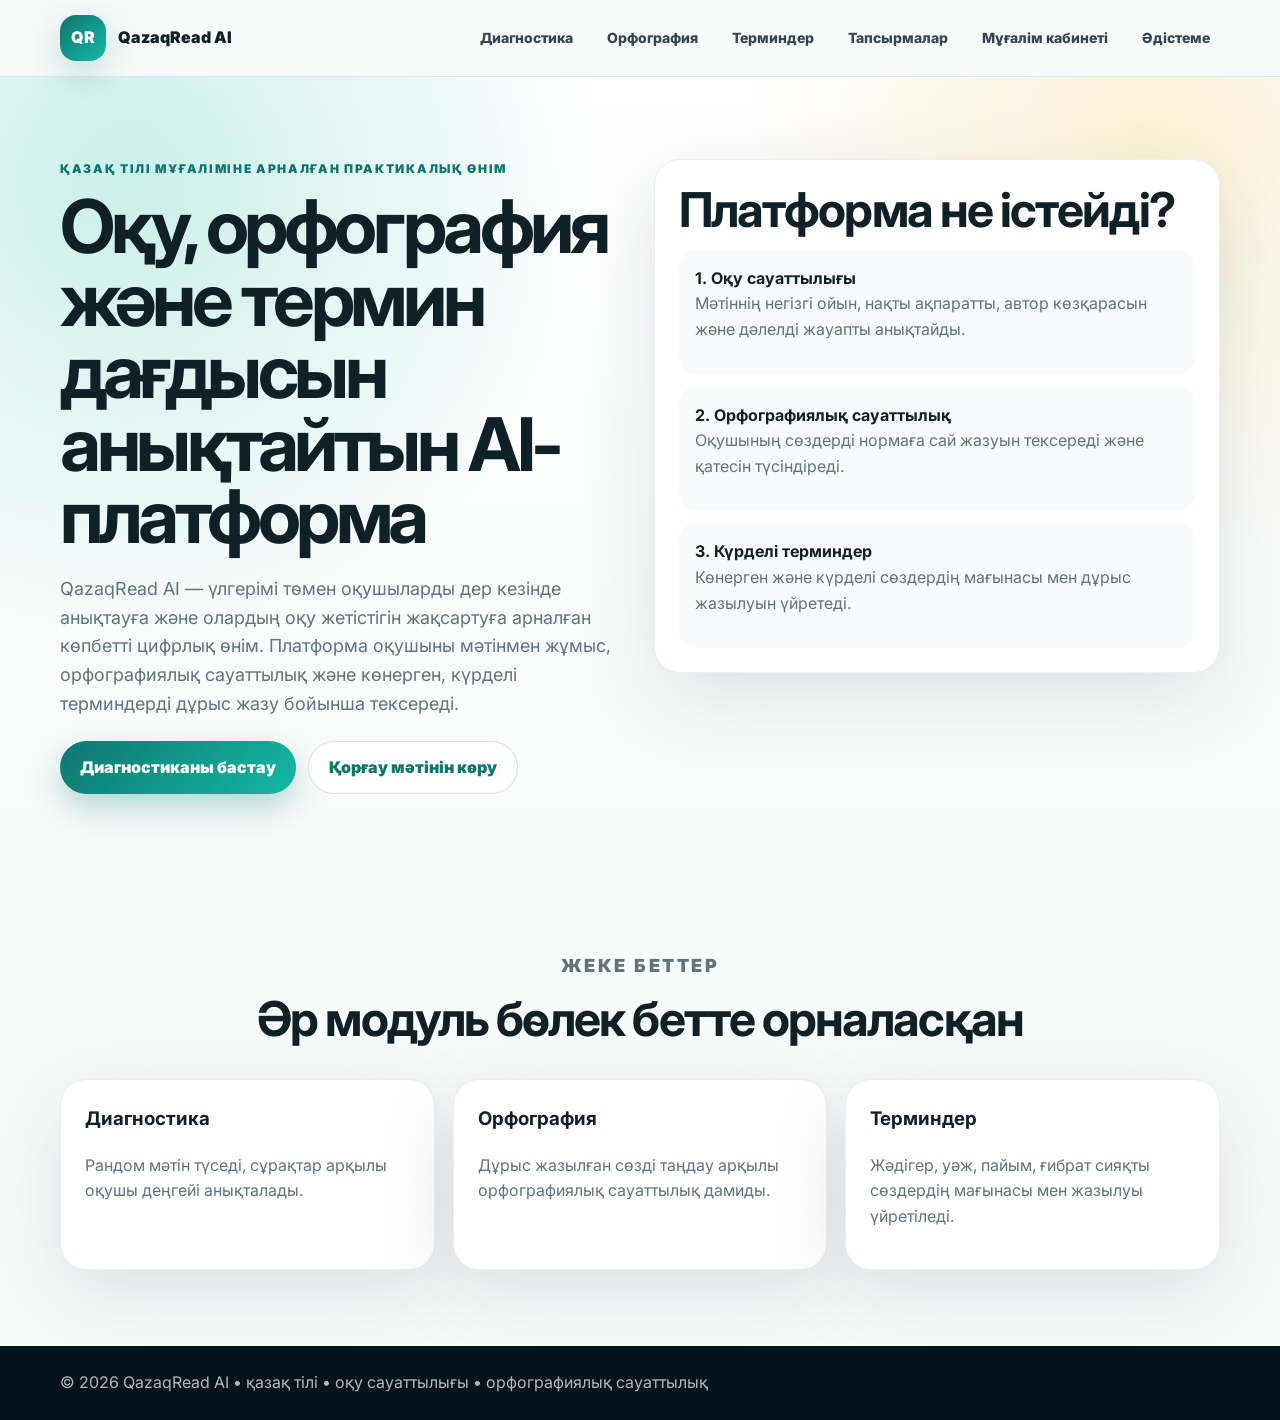
<file: index.html>
<!DOCTYPE html><html lang="kk"><head><meta charset="UTF-8"><meta name="viewport" content="width=device-width,initial-scale=1.0"><title>QazaqRead AI</title><link rel="stylesheet" href="style.css"><link href="https://fonts.googleapis.com/css2?family=Inter:wght@400;600;800;900&family=Noto+Sans:wght@400;600;800;900&display=swap" rel="stylesheet"></head><body>
<header class="top">
  <nav class="container nav">
    <a class="brand" href="index.html"><span class="logo">QR</span><span>QazaqRead AI</span></a>
    <div class="links">
      <a class="" href="diagnostic.html">Диагностика</a>
      <a class="" href="orthography.html">Орфография</a>
      <a class="" href="terms.html">Терминдер</a>
      <a class="" href="tasks.html">Тапсырмалар</a>
      <a class="" href="teacher.html">Мұғалім кабинеті</a>
      <a class="" href="method.html">Әдістеме</a>
    </div>
  </nav>
</header>

<section class="hero">
  <div class="container grid">
    <div>
      <p class="eyebrow">Қазақ тілі мұғаліміне арналған практикалық өнім</p>
      <h1>Оқу, орфография және термин дағдысын анықтайтын AI-платформа</h1>
      <p class="lead">QazaqRead AI — үлгерімі төмен оқушыларды дер кезінде анықтауға және олардың оқу жетістігін жақсартуға арналған көпбетті цифрлық өнім. Платформа оқушыны мәтінмен жұмыс, орфографиялық сауаттылық және көнерген, күрделі терминдерді дұрыс жазу бойынша тексереді.</p>
      <div class="actions"><a class="btn primary" href="diagnostic.html">Диагностиканы бастау</a><a class="btn secondary" href="method.html">Қорғау мәтінін көру</a></div>
    </div>
    <div class="panel">
      <h2>Платформа не істейді?</h2>
      <div class="feature">
        <article><b>1. Оқу сауаттылығы</b><p>Мәтіннің негізгі ойын, нақты ақпаратты, автор көзқарасын және дәлелді жауапты анықтайды.</p></article>
        <article><b>2. Орфографиялық сауаттылық</b><p>Оқушының сөздерді нормаға сай жазуын тексереді және қатесін түсіндіреді.</p></article>
        <article><b>3. Күрделі терминдер</b><p>Көнерген және күрделі сөздердің мағынасы мен дұрыс жазылуын үйретеді.</p></article>
      </div>
    </div>
  </div>
</section>
<section class="section container">
  <div class="head"><p class="eyebrow">Жеке беттер</p><h2>Әр модуль бөлек бетте орналасқан</h2></div>
  <div class="cards">
    <div class="card"><h3>Диагностика</h3><p>Рандом мәтін түседі, сұрақтар арқылы оқушы деңгейі анықталады.</p></div>
    <div class="card"><h3>Орфография</h3><p>Дұрыс жазылған сөзді таңдау арқылы орфографиялық сауаттылық дамиды.</p></div>
    <div class="card"><h3>Терминдер</h3><p>Жәдігер, уәж, пайым, ғибрат сияқты сөздердің мағынасы мен жазылуы үйретіледі.</p></div>
  </div>
</section><footer class="footer"><div class="container">© 2026 QazaqRead AI • қазақ тілі • оқу сауаттылығы • орфографиялық сауаттылық</div></footer></body></html>
</file>
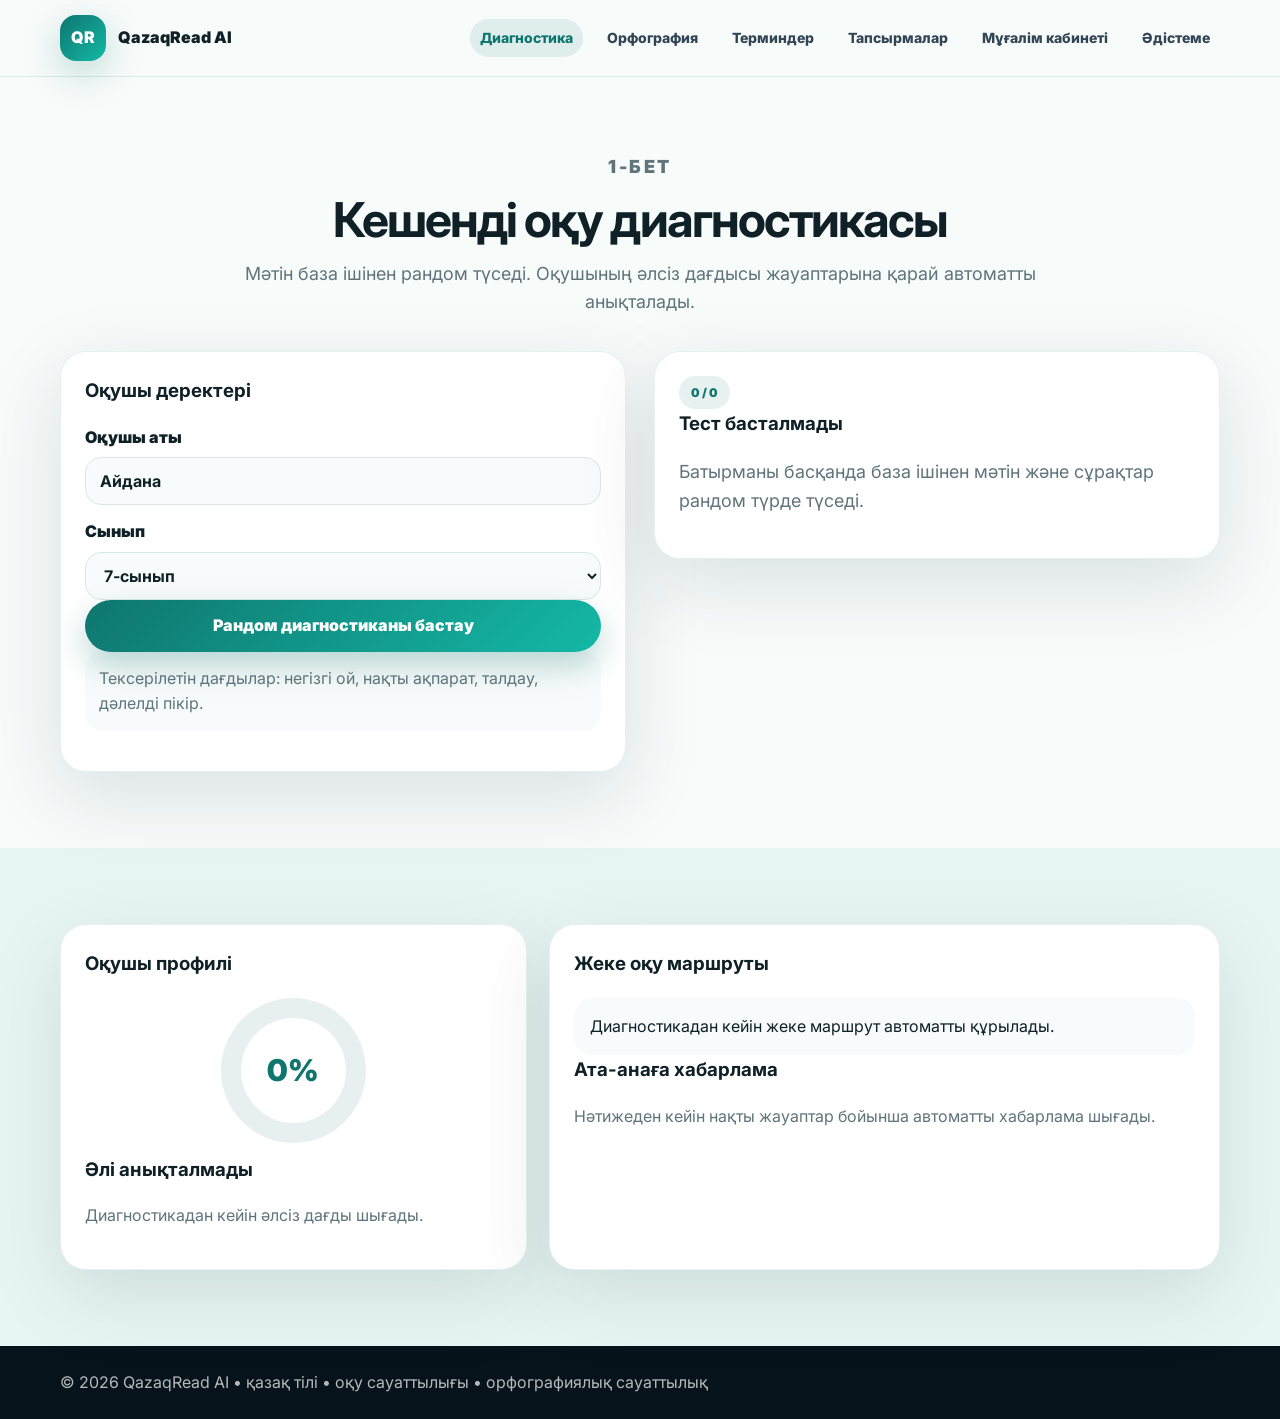
<file: diagnostic.html>
<!DOCTYPE html><html lang="kk"><head><meta charset="UTF-8"><meta name="viewport" content="width=device-width,initial-scale=1.0"><title>Диагностика</title><link rel="stylesheet" href="style.css"><link href="https://fonts.googleapis.com/css2?family=Inter:wght@400;600;800;900&family=Noto+Sans:wght@400;600;800;900&display=swap" rel="stylesheet"></head><body>
<header class="top">
  <nav class="container nav">
    <a class="brand" href="index.html"><span class="logo">QR</span><span>QazaqRead AI</span></a>
    <div class="links">
      <a class="active" href="diagnostic.html">Диагностика</a>
      <a class="" href="orthography.html">Орфография</a>
      <a class="" href="terms.html">Терминдер</a>
      <a class="" href="tasks.html">Тапсырмалар</a>
      <a class="" href="teacher.html">Мұғалім кабинеті</a>
      <a class="" href="method.html">Әдістеме</a>
    </div>
  </nav>
</header>

<section class="section container">
  <div class="head"><p class="eyebrow">1-бет</p><h2>Кешенді оқу диагностикасы</h2><p>Мәтін база ішінен рандом түседі. Оқушының әлсіз дағдысы жауаптарына қарай автоматты анықталады.</p></div>
  <div class="grid">
    <aside class="card">
      <h3>Оқушы деректері</h3>
      <label>Оқушы аты</label><input id="studentName" value="Айдана">
      <label>Сынып</label><select id="grade"><option>5-сынып</option><option>6-сынып</option><option selected>7-сынып</option><option>8-сынып</option><option>9-сынып</option></select>
      <button class="btn primary full" id="startReading">Рандом диагностиканы бастау</button>
      <p class="note">Тексерілетін дағдылар: негізгі ой, нақты ақпарат, талдау, дәлелді пікір.</p>
    </aside>
    <main class="quiz">
      <span class="tag" id="counter">0 / 0</span>
      <h3 id="passageTitle">Тест басталмады</h3>
      <p id="passageMeta" class="tag hidden"></p>
      <p id="passageText" class="lead">Батырманы басқанда база ішінен мәтін және сұрақтар рандом түрде түседі.</p>
      <div id="questionBox" class="hidden"><span class="tag" id="skillTag"></span><h3 id="qText"></h3><div id="options" class="answers"></div><button class="btn primary full" id="submit">Жауап беру</button></div>
      <div id="finish" class="hidden"><h3>Нәтиже дайын</h3><p id="summary"></p><a class="btn secondary" href="teacher.html">Мұғалім кабинетіне өту</a></div>
    </main>
  </div>
</section>
<section class="section soft"><div class="container result">
  <div class="card"><h3>Оқушы профилі</h3><div class="score" id="scoreRing"><span id="scoreText">0%</span></div><h3 id="level">Әлі анықталмады</h3><p id="weakText">Диагностикадан кейін әлсіз дағды шығады.</p></div>
  <div class="card"><h3>Жеке оқу маршруты</h3><div class="route" id="route"><article>Диагностикадан кейін жеке маршрут автоматты құрылады.</article></div><h3>Ата-анаға хабарлама</h3><p id="parentMsg">Нәтижеден кейін нақты жауаптар бойынша автоматты хабарлама шығады.</p></div>
</div></section><footer class="footer"><div class="container">© 2026 QazaqRead AI • қазақ тілі • оқу сауаттылығы • орфографиялық сауаттылық</div></footer><script src="data.js"></script><script src="app.js"></script></body></html>
</file>
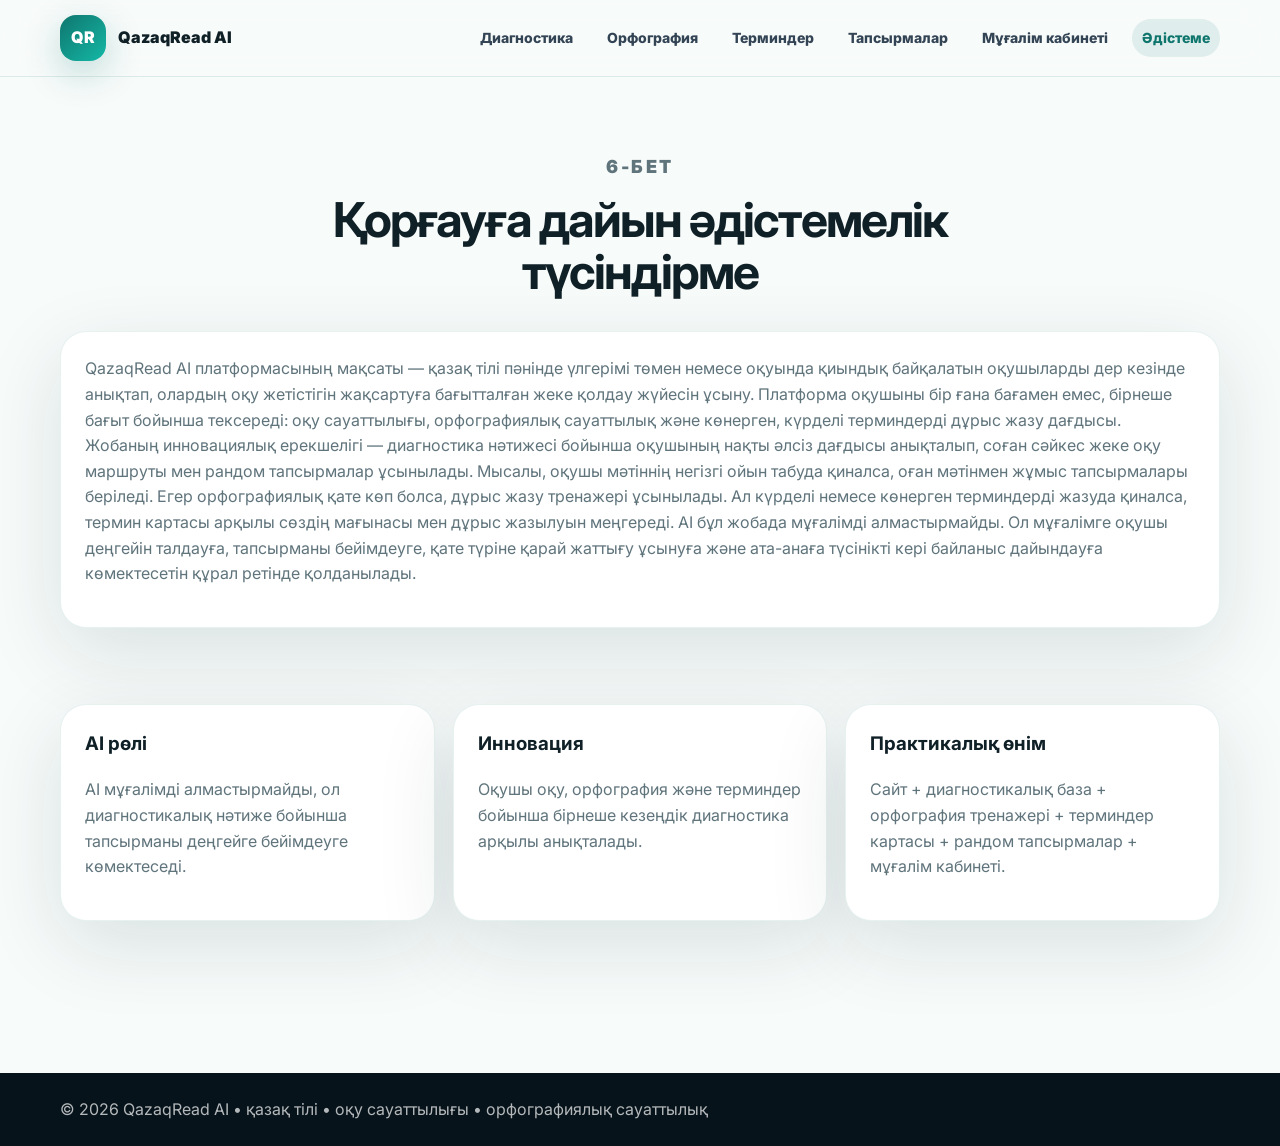
<file: method.html>
<!DOCTYPE html><html lang="kk"><head><meta charset="UTF-8"><meta name="viewport" content="width=device-width,initial-scale=1.0"><title>Әдістеме</title><link rel="stylesheet" href="style.css"><link href="https://fonts.googleapis.com/css2?family=Inter:wght@400;600;800;900&family=Noto+Sans:wght@400;600;800;900&display=swap" rel="stylesheet"></head><body>
<header class="top">
  <nav class="container nav">
    <a class="brand" href="index.html"><span class="logo">QR</span><span>QazaqRead AI</span></a>
    <div class="links">
      <a class="" href="diagnostic.html">Диагностика</a>
      <a class="" href="orthography.html">Орфография</a>
      <a class="" href="terms.html">Терминдер</a>
      <a class="" href="tasks.html">Тапсырмалар</a>
      <a class="" href="teacher.html">Мұғалім кабинеті</a>
      <a class="active" href="method.html">Әдістеме</a>
    </div>
  </nav>
</header>

<section class="section container">
  <div class="head"><p class="eyebrow">6-бет</p><h2>Қорғауға дайын әдістемелік түсіндірме</h2></div>
  <div class="card"><p>QazaqRead AI платформасының мақсаты — қазақ тілі пәнінде үлгерімі төмен немесе оқуында қиындық байқалатын оқушыларды дер кезінде анықтап, олардың оқу жетістігін жақсартуға бағытталған жеке қолдау жүйесін ұсыну. Платформа оқушыны бір ғана бағамен емес, бірнеше бағыт бойынша тексереді: оқу сауаттылығы, орфографиялық сауаттылық және көнерген, күрделі терминдерді дұрыс жазу дағдысы.

Жобаның инновациялық ерекшелігі — диагностика нәтижесі бойынша оқушының нақты әлсіз дағдысы анықталып, соған сәйкес жеке оқу маршруты мен рандом тапсырмалар ұсынылады. Мысалы, оқушы мәтіннің негізгі ойын табуда қиналса, оған мәтінмен жұмыс тапсырмалары беріледі. Егер орфографиялық қате көп болса, дұрыс жазу тренажері ұсынылады. Ал күрделі немесе көнерген терминдерді жазуда қиналса, термин картасы арқылы сөздің мағынасы мен дұрыс жазылуын меңгереді.

AI бұл жобада мұғалімді алмастырмайды. Ол мұғалімге оқушы деңгейін талдауға, тапсырманы бейімдеуге, қате түріне қарай жаттығу ұсынуға және ата-анаға түсінікті кері байланыс дайындауға көмектесетін құрал ретінде қолданылады.</p></div>
  <div class="section">
    <div class="cards">
      <div class="card"><h3>AI рөлі</h3><p>AI мұғалімді алмастырмайды, ол диагностикалық нәтиже бойынша тапсырманы деңгейге бейімдеуге көмектеседі.</p></div>
      <div class="card"><h3>Инновация</h3><p>Оқушы оқу, орфография және терминдер бойынша бірнеше кезеңдік диагностика арқылы анықталады.</p></div>
      <div class="card"><h3>Практикалық өнім</h3><p>Сайт + диагностикалық база + орфография тренажері + терминдер картасы + рандом тапсырмалар + мұғалім кабинеті.</p></div>
    </div>
  </div>
</section><footer class="footer"><div class="container">© 2026 QazaqRead AI • қазақ тілі • оқу сауаттылығы • орфографиялық сауаттылық</div></footer></body></html>
</file>
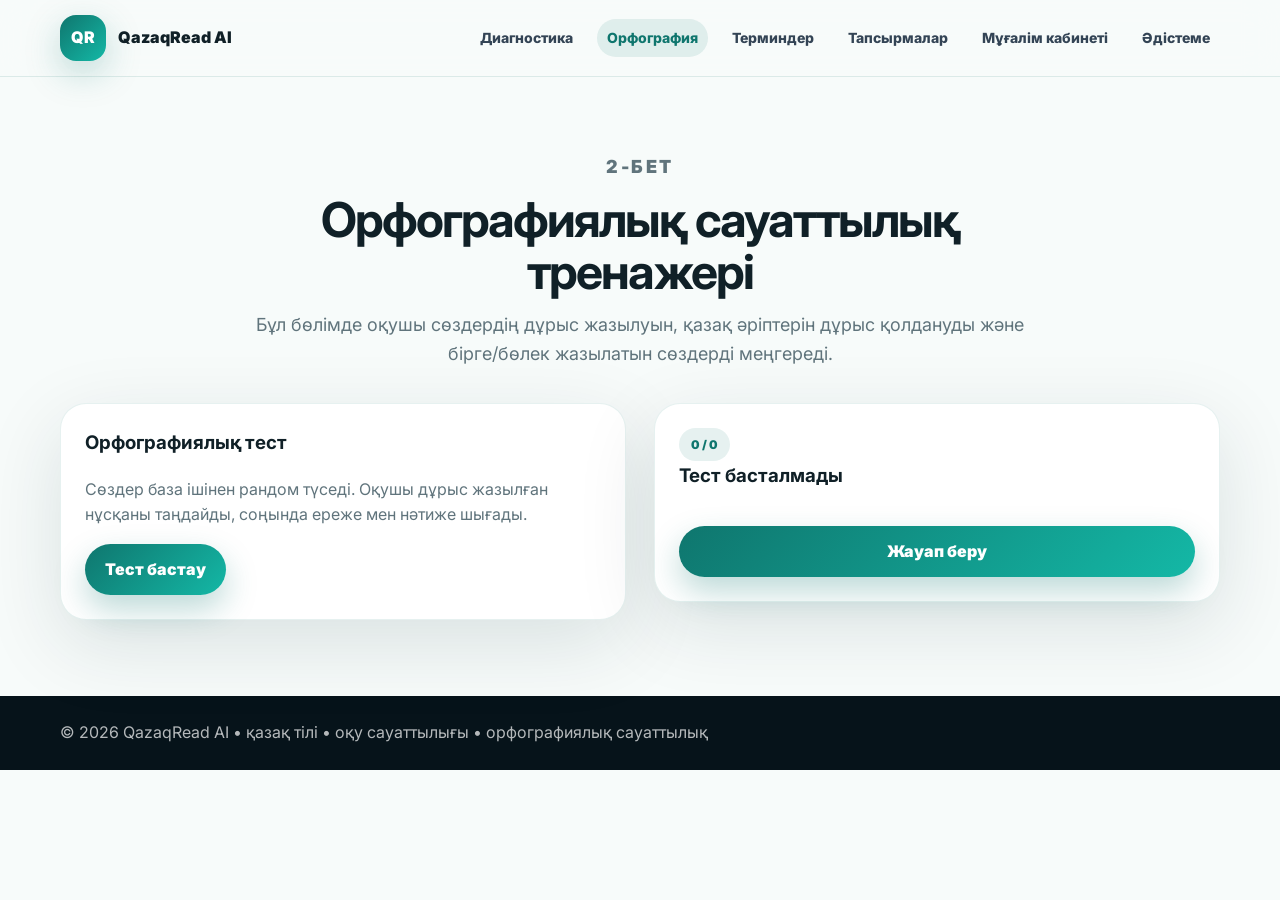
<file: orthography.html>
<!DOCTYPE html><html lang="kk"><head><meta charset="UTF-8"><meta name="viewport" content="width=device-width,initial-scale=1.0"><title>Орфография</title><link rel="stylesheet" href="style.css"><link href="https://fonts.googleapis.com/css2?family=Inter:wght@400;600;800;900&family=Noto+Sans:wght@400;600;800;900&display=swap" rel="stylesheet"></head><body>
<header class="top">
  <nav class="container nav">
    <a class="brand" href="index.html"><span class="logo">QR</span><span>QazaqRead AI</span></a>
    <div class="links">
      <a class="" href="diagnostic.html">Диагностика</a>
      <a class="active" href="orthography.html">Орфография</a>
      <a class="" href="terms.html">Терминдер</a>
      <a class="" href="tasks.html">Тапсырмалар</a>
      <a class="" href="teacher.html">Мұғалім кабинеті</a>
      <a class="" href="method.html">Әдістеме</a>
    </div>
  </nav>
</header>

<section class="section container">
  <div class="head"><p class="eyebrow">2-бет</p><h2>Орфографиялық сауаттылық тренажері</h2><p>Бұл бөлімде оқушы сөздердің дұрыс жазылуын, қазақ әріптерін дұрыс қолдануды және бірге/бөлек жазылатын сөздерді меңгереді.</p></div>
  <div class="grid">
    <div class="card"><h3>Орфографиялық тест</h3><p>Сөздер база ішінен рандом түседі. Оқушы дұрыс жазылған нұсқаны таңдайды, соңында ереже мен нәтиже шығады.</p><button class="btn primary" id="startOrtho">Тест бастау</button></div>
    <div class="quiz"><span class="tag" id="orthoCount">0 / 0</span><h3 id="orthoQ">Тест басталмады</h3><div id="orthoOptions" class="answers"></div><button class="btn primary full" id="orthoSubmit">Жауап беру</button><div id="orthoResult" class="hidden"></div></div>
  </div>
</section><footer class="footer"><div class="container">© 2026 QazaqRead AI • қазақ тілі • оқу сауаттылығы • орфографиялық сауаттылық</div></footer><script src="data.js"></script><script src="orthography.js"></script></body></html>
</file>
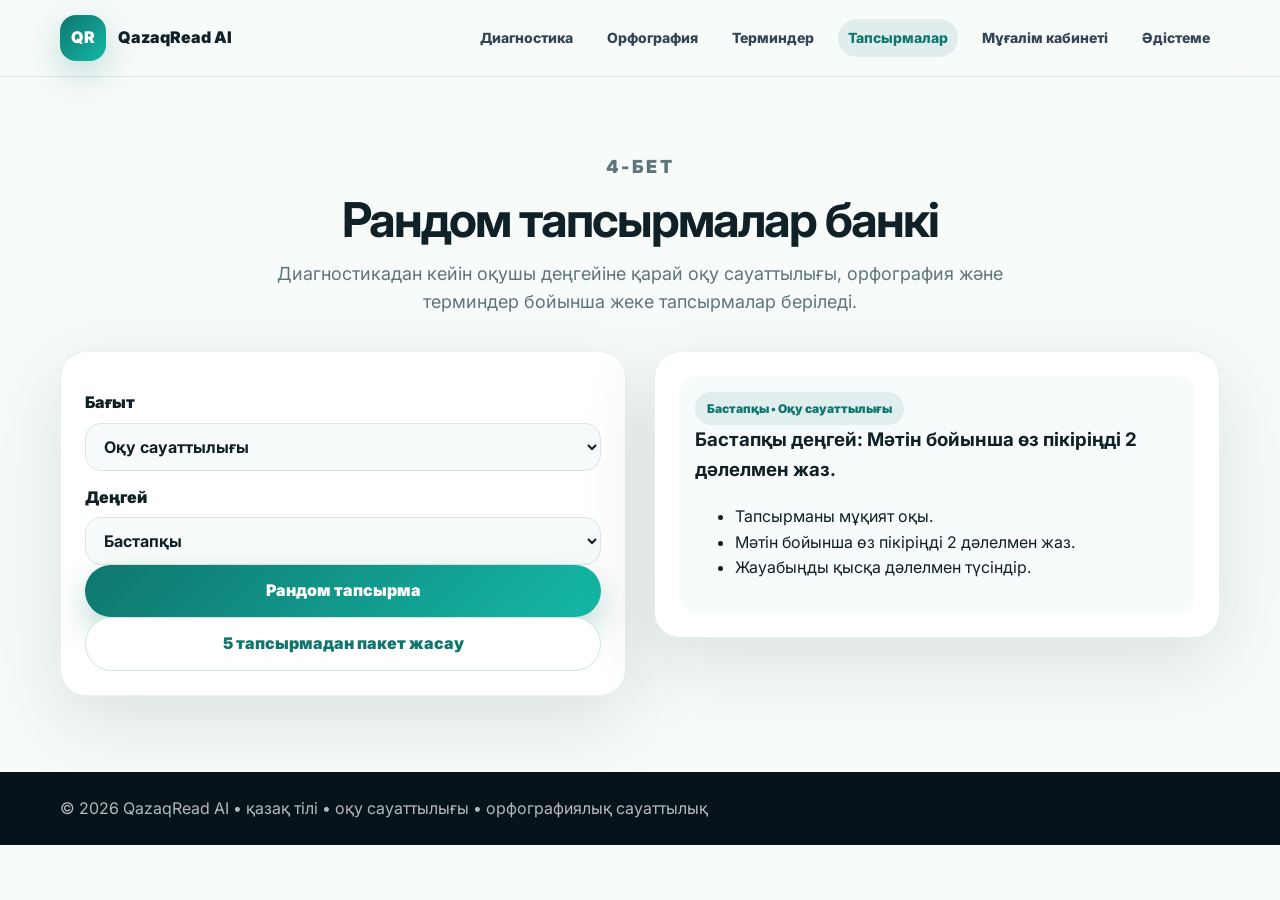
<file: tasks.html>
<!DOCTYPE html><html lang="kk"><head><meta charset="UTF-8"><meta name="viewport" content="width=device-width,initial-scale=1.0"><title>Тапсырмалар</title><link rel="stylesheet" href="style.css"><link href="https://fonts.googleapis.com/css2?family=Inter:wght@400;600;800;900&family=Noto+Sans:wght@400;600;800;900&display=swap" rel="stylesheet"></head><body>
<header class="top">
  <nav class="container nav">
    <a class="brand" href="index.html"><span class="logo">QR</span><span>QazaqRead AI</span></a>
    <div class="links">
      <a class="" href="diagnostic.html">Диагностика</a>
      <a class="" href="orthography.html">Орфография</a>
      <a class="" href="terms.html">Терминдер</a>
      <a class="active" href="tasks.html">Тапсырмалар</a>
      <a class="" href="teacher.html">Мұғалім кабинеті</a>
      <a class="" href="method.html">Әдістеме</a>
    </div>
  </nav>
</header>

<section class="section container">
  <div class="head"><p class="eyebrow">4-бет</p><h2>Рандом тапсырмалар банкі</h2><p>Диагностикадан кейін оқушы деңгейіне қарай оқу сауаттылығы, орфография және терминдер бойынша жеке тапсырмалар беріледі.</p></div>
  <div class="grid">
    <aside class="card"><label>Бағыт</label><select id="taskModule"><option value="reading">Оқу сауаттылығы</option><option value="orthography">Орфографиялық сауаттылық</option><option value="terms">Көнерген және күрделі терминдер</option></select><label>Деңгей</label><select id="taskLevel"><option>Бастапқы</option><option>Орта</option><option>Жоғары</option></select><button class="btn primary full" id="makeTask">Рандом тапсырма</button><button class="btn secondary full" id="makePack">5 тапсырмадан пакет жасау</button></aside>
    <main class="card"><div id="taskOut" class="list"></div></main>
  </div>
</section><footer class="footer"><div class="container">© 2026 QazaqRead AI • қазақ тілі • оқу сауаттылығы • орфографиялық сауаттылық</div></footer><script src="data.js"></script><script src="tasks.js"></script></body></html>
</file>
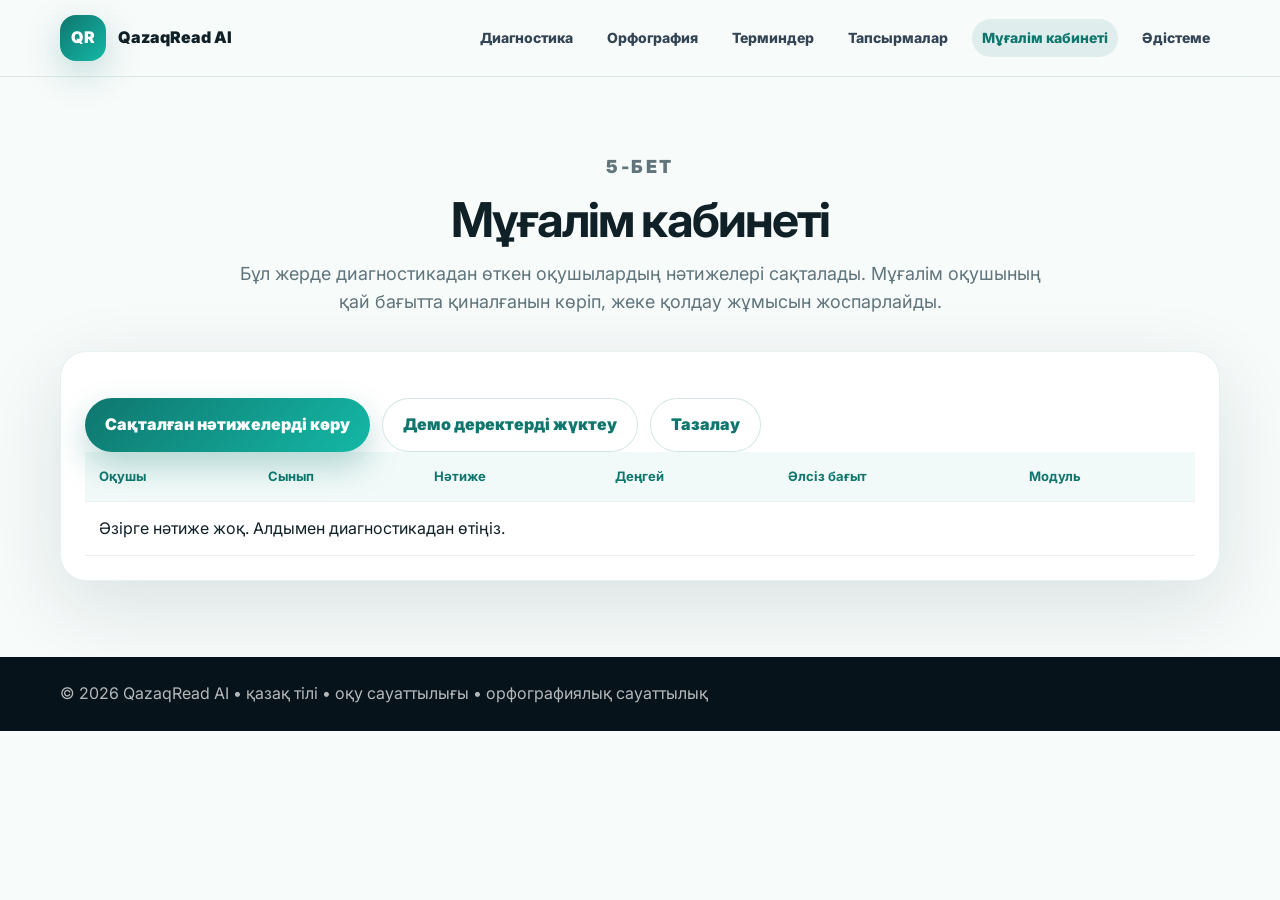
<file: teacher.html>
<!DOCTYPE html><html lang="kk"><head><meta charset="UTF-8"><meta name="viewport" content="width=device-width,initial-scale=1.0"><title>Мұғалім кабинеті</title><link rel="stylesheet" href="style.css"><link href="https://fonts.googleapis.com/css2?family=Inter:wght@400;600;800;900&family=Noto+Sans:wght@400;600;800;900&display=swap" rel="stylesheet"></head><body>
<header class="top">
  <nav class="container nav">
    <a class="brand" href="index.html"><span class="logo">QR</span><span>QazaqRead AI</span></a>
    <div class="links">
      <a class="" href="diagnostic.html">Диагностика</a>
      <a class="" href="orthography.html">Орфография</a>
      <a class="" href="terms.html">Терминдер</a>
      <a class="" href="tasks.html">Тапсырмалар</a>
      <a class="active" href="teacher.html">Мұғалім кабинеті</a>
      <a class="" href="method.html">Әдістеме</a>
    </div>
  </nav>
</header>

<section class="section container">
  <div class="head"><p class="eyebrow">5-бет</p><h2>Мұғалім кабинеті</h2><p>Бұл жерде диагностикадан өткен оқушылардың нәтижелері сақталады. Мұғалім оқушының қай бағытта қиналғанын көріп, жеке қолдау жұмысын жоспарлайды.</p></div>
  <div class="tablebox"><div class="actions"><button class="btn primary" id="loadResults">Сақталған нәтижелерді көру</button><button class="btn secondary" id="demoResults">Демо деректерді жүктеу</button><button class="btn secondary" id="clearResults">Тазалау</button></div><div class="tablewrap"><table><thead><tr><th>Оқушы</th><th>Сынып</th><th>Нәтиже</th><th>Деңгей</th><th>Әлсіз бағыт</th><th>Модуль</th></tr></thead><tbody id="teacherTable"></tbody></table></div></div>
</section><footer class="footer"><div class="container">© 2026 QazaqRead AI • қазақ тілі • оқу сауаттылығы • орфографиялық сауаттылық</div></footer><script src="data.js"></script><script src="teacher.js"></script></body></html>
</file>
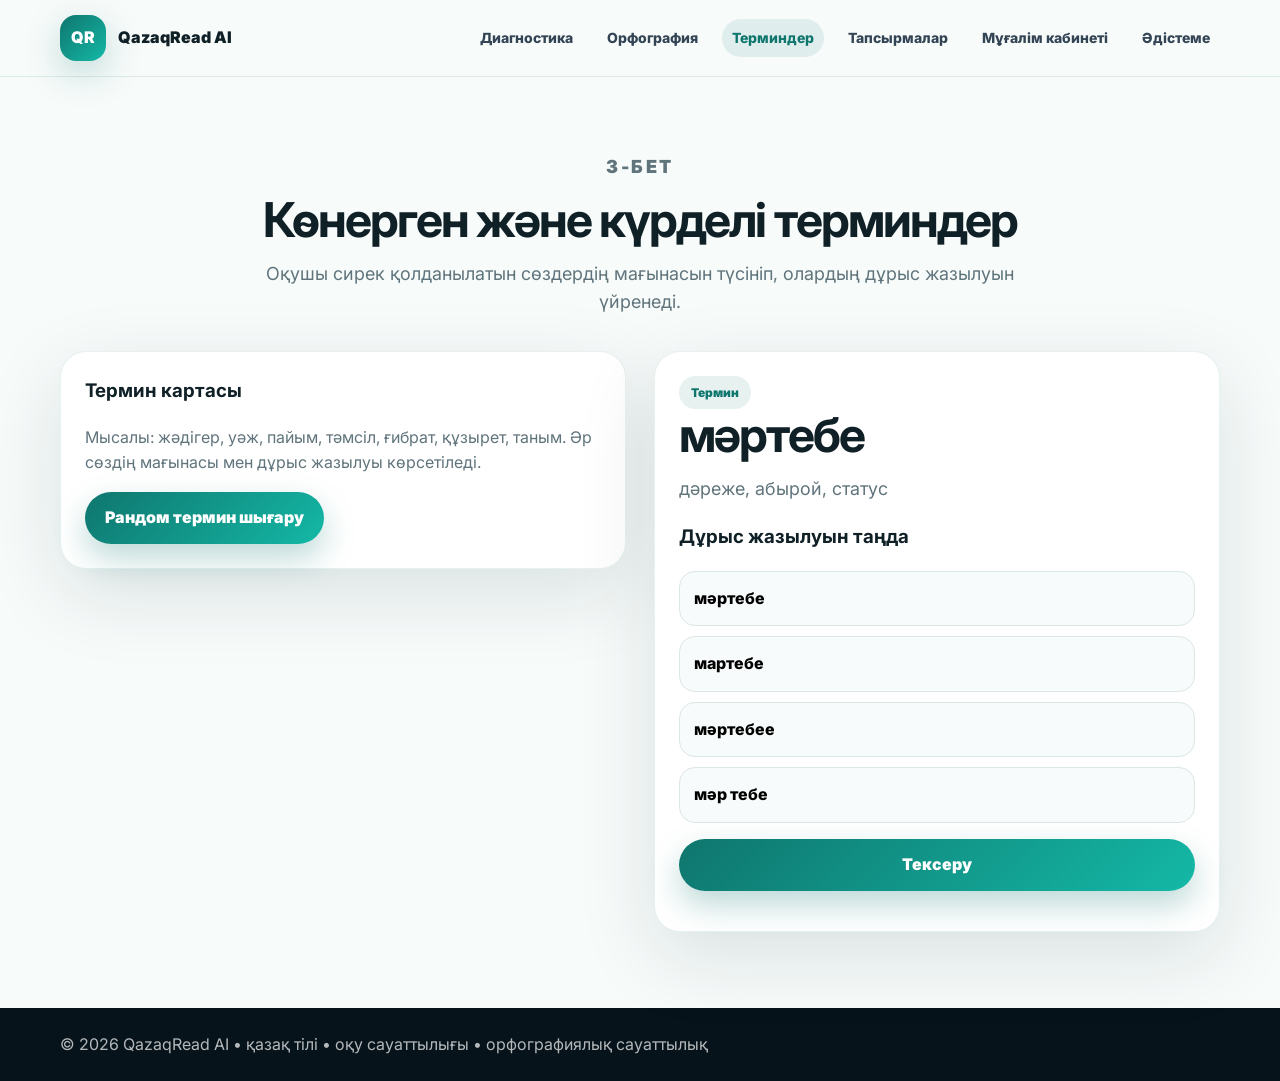
<file: terms.html>
<!DOCTYPE html><html lang="kk"><head><meta charset="UTF-8"><meta name="viewport" content="width=device-width,initial-scale=1.0"><title>Терминдер</title><link rel="stylesheet" href="style.css"><link href="https://fonts.googleapis.com/css2?family=Inter:wght@400;600;800;900&family=Noto+Sans:wght@400;600;800;900&display=swap" rel="stylesheet"></head><body>
<header class="top">
  <nav class="container nav">
    <a class="brand" href="index.html"><span class="logo">QR</span><span>QazaqRead AI</span></a>
    <div class="links">
      <a class="" href="diagnostic.html">Диагностика</a>
      <a class="" href="orthography.html">Орфография</a>
      <a class="active" href="terms.html">Терминдер</a>
      <a class="" href="tasks.html">Тапсырмалар</a>
      <a class="" href="teacher.html">Мұғалім кабинеті</a>
      <a class="" href="method.html">Әдістеме</a>
    </div>
  </nav>
</header>

<section class="section container">
  <div class="head"><p class="eyebrow">3-бет</p><h2>Көнерген және күрделі терминдер</h2><p>Оқушы сирек қолданылатын сөздердің мағынасын түсініп, олардың дұрыс жазылуын үйренеді.</p></div>
  <div class="grid">
    <div class="card"><h3>Термин картасы</h3><p>Мысалы: жәдігер, уәж, пайым, тәмсіл, ғибрат, құзырет, таным. Әр сөздің мағынасы мен дұрыс жазылуы көрсетіледі.</p><button class="btn primary" id="newTerm">Рандом термин шығару</button></div>
    <div class="quiz"><span class="tag">Термин</span><h2 id="termWord">—</h2><p id="termMeaning" class="lead">Батырманы басыңыз.</p><h3>Дұрыс жазылуын таңда</h3><div id="termOptions" class="answers"></div><button class="btn primary full" id="termSubmit">Тексеру</button><p id="termResult"></p></div>
  </div>
</section><footer class="footer"><div class="container">© 2026 QazaqRead AI • қазақ тілі • оқу сауаттылығы • орфографиялық сауаттылық</div></footer><script src="data.js"></script><script src="terms.js"></script></body></html>
</file>
<file: style.css>
:root{
  --bg:#f7fbfa;--paper:#ffffff;--text:#102027;--muted:#60747c;
  --primary:#0f766e;--primary2:#14b8a6;--soft:#e8f6f3;--dark:#071b25;
  --red:#ef4444;--yellow:#f59e0b;--green:#22c55e;--blue:#3b82f6;
  --shadow:0 24px 80px rgba(9,38,50,.12);--radius:26px
}
*{box-sizing:border-box}
html{scroll-behavior:smooth}
body{margin:0;font-family:Inter,"Noto Sans",system-ui,sans-serif;background:var(--bg);color:var(--text);line-height:1.6}
a{text-decoration:none;color:inherit}
button,input,select{font:inherit}
.container{width:min(1160px,calc(100% - 36px));margin:0 auto}
.top{position:sticky;top:0;z-index:20;background:rgba(247,251,250,.88);backdrop-filter:blur(16px);border-bottom:1px solid rgba(15,118,110,.12)}
.nav{height:76px;display:flex;align-items:center;justify-content:space-between;gap:18px}
.brand{display:flex;align-items:center;gap:12px;font-weight:900}
.logo{width:46px;height:46px;border-radius:16px;display:grid;place-items:center;background:linear-gradient(135deg,var(--primary),var(--primary2));color:white;box-shadow:0 12px 35px rgba(15,118,110,.25)}
.links{display:flex;gap:14px;align-items:center;font-weight:800;font-size:14px;color:#345}
.links a{padding:8px 10px;border-radius:999px}
.links a:hover,.links a.active{background:rgba(15,118,110,.10);color:var(--primary)}
.hero{padding:82px 0;background:radial-gradient(circle at 10% 12%,rgba(20,184,166,.22),transparent 35%),radial-gradient(circle at 90% 10%,rgba(244,201,93,.25),transparent 30%),linear-gradient(180deg,#fff,var(--bg))}
.grid{display:grid;grid-template-columns:1fr 1fr;gap:28px;align-items:start}
h1,h2,h3,p{margin-top:0}
h1{font-size:clamp(40px,6vw,74px);line-height:.98;letter-spacing:-.06em;margin-bottom:22px}
h2{font-size:clamp(30px,4vw,48px);line-height:1.08;letter-spacing:-.04em;margin-bottom:14px}
.eyebrow{color:var(--primary);letter-spacing:.14em;text-transform:uppercase;font-size:12px;font-weight:900;margin:0 0 12px}
.lead,.head p{font-size:18px;color:var(--muted)}
.actions{display:flex;gap:12px;flex-wrap:wrap;margin-top:22px}
.btn{border:0;cursor:pointer;display:inline-flex;align-items:center;justify-content:center;min-height:48px;border-radius:999px;padding:13px 20px;font-weight:900;transition:.2s}
.btn:hover{transform:translateY(-2px)}
.primary{background:linear-gradient(135deg,var(--primary),var(--primary2));color:white;box-shadow:0 14px 32px rgba(15,118,110,.28)}
.secondary{background:white;color:var(--primary);border:1px solid rgba(15,118,110,.18)}
.full{width:100%}
.section{padding:76px 0}
.soft{background:var(--soft)}
.head{text-align:center;max-width:820px;margin:0 auto 34px}
.card,.panel,.quiz,.tablebox{background:var(--paper);border:1px solid rgba(15,118,110,.10);border-radius:var(--radius);box-shadow:var(--shadow);padding:24px}
.cards{display:grid;grid-template-columns:repeat(3,1fr);gap:18px}
.card p,.panel p{color:var(--muted)}
.feature{display:grid;gap:12px}
.feature article{background:#f8fbfb;border-radius:18px;padding:16px}
label{display:block;font-weight:900;margin:14px 0 7px}
input,select{width:100%;min-height:48px;border:1px solid #dbe7e5;border-radius:16px;padding:0 14px;background:#f8fbfb;font-weight:700;color:var(--text)}
.tag,.pill{display:inline-flex;border-radius:999px;padding:7px 12px;background:rgba(15,118,110,.10);color:var(--primary);font-weight:900;font-size:12px}
.answers{display:grid;gap:10px;margin:16px 0}
.answer{border:1px solid #dbe7e5;background:#f8fbfb;border-radius:16px;padding:14px;text-align:left;font-weight:800;cursor:pointer}
.answer.selected{border-color:var(--primary);background:rgba(20,184,166,.12)}
.hidden{display:none!important}
.result{display:grid;grid-template-columns:.82fr 1.18fr;gap:22px}
.score{width:145px;height:145px;border-radius:50%;display:grid;place-items:center;background:conic-gradient(var(--primary) var(--score,0%),#e8f0ef 0);margin:12px auto}
.score span{width:105px;height:105px;border-radius:50%;background:white;display:grid;place-items:center;color:var(--primary);font-size:30px;font-weight:1000}
.route{display:grid;gap:12px}
.route article{background:#f8fbfb;border-radius:18px;padding:16px}
.tablewrap{overflow-x:auto}
table{width:100%;border-collapse:collapse;background:white;min-width:780px}
th,td{padding:14px;border-bottom:1px solid #eaf0ef;text-align:left}
th{background:#f1faf8;color:var(--primary);font-size:13px}
.list{display:grid;gap:12px}
.list article{background:#f8fbfb;border-radius:18px;padding:16px}
.footer{background:#06131a;color:rgba(255,255,255,.7);padding:24px 0}
.note{background:#f8fbfb;border-radius:18px;padding:14px;color:var(--muted)}
.ok{color:#166534}.bad{color:#991b1b}
@media(max-width:920px){.grid,.result{grid-template-columns:1fr}.cards{grid-template-columns:1fr}.links{display:none}}
</file>
